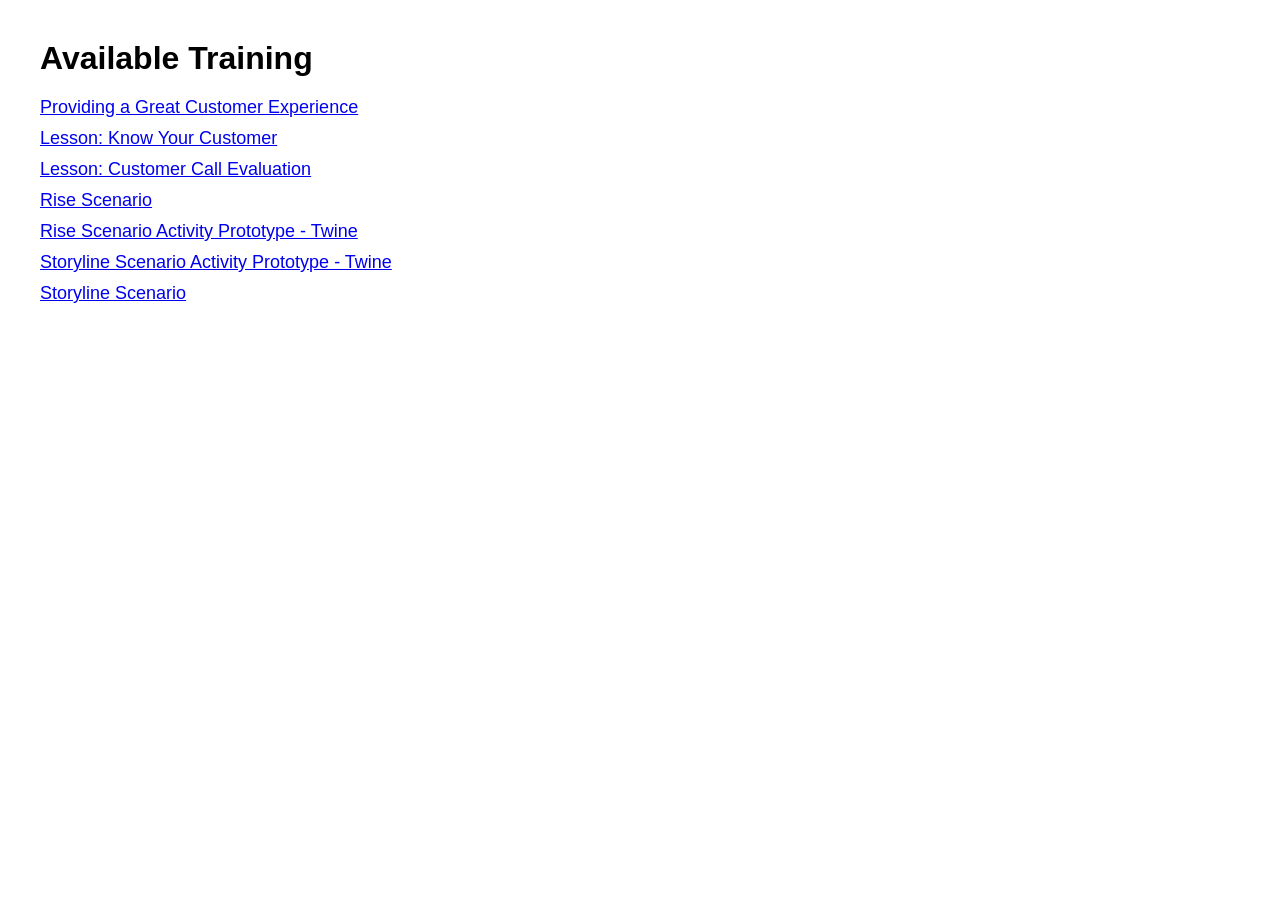
<file: index.html>
<!DOCTYPE html>
<html lang="en">
<head>
  <meta charset="UTF-8">
  <title>Training Courses</title>
  <style>
    body {
      font-family: Arial, sans-serif;
      margin: 40px;
    }
    h1 {
      margin-bottom: 20px;
    }
    a {
      display: block;
      margin: 10px 0;
      font-size: 18px;
    }
  </style>
</head>
<body>

  <h1>Available Training</h1>

  <a href="pgcx/">Providing a Great Customer Experience</a>
  <a href="lessonKYC/">Lesson: Know Your Customer</a>
  <a href="call-eval/">Lesson: Customer Call Evaluation</a>
  <a href="rise-bfas-scenarios/">Rise Scenario</a>
  <a href="twine-bfas-dogs-prototype/">Rise Scenario Activity Prototype - Twine</a>
  <a href="twine-storyline-prototype/">Storyline Scenario Activity Prototype - Twine</a>
  <a href="storyline-bfas-scenarios/">Storyline Scenario</a>
</body>
</html>
</file>
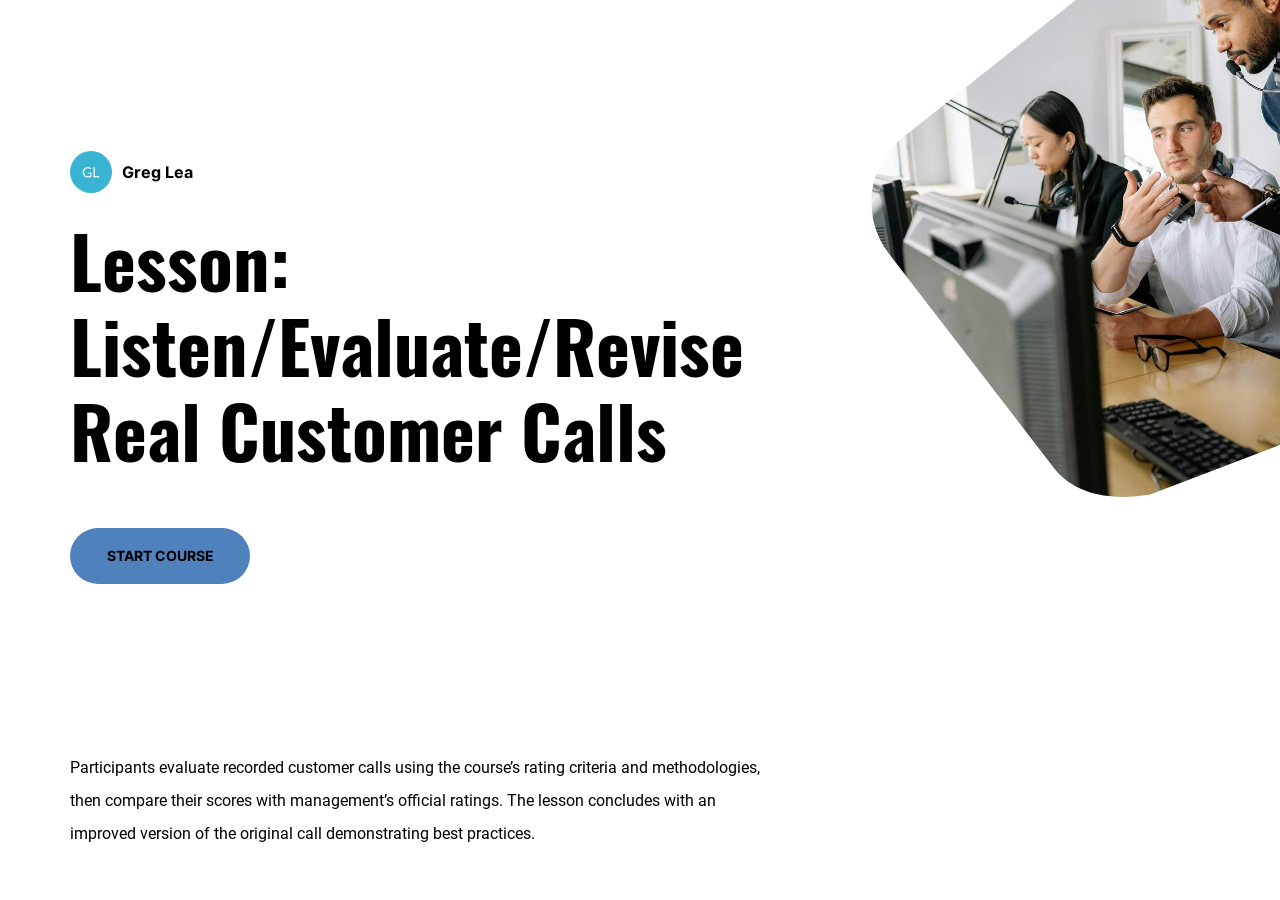
<file: call-eval/index.html>
<!DOCTYPE html>
<html lang="en" class="">
  <head>
    <meta http-equiv="X-UA-Compatible" content="IE=edge,chrome=1">
    <meta name="viewport" content="width=device-width, initial-scale=1">
    <meta charset="utf-8">

    <title>Lesson: Listen/Evaluate/Revise Real Customer Calls</title>
    <link type="text/css" rel="stylesheet" href="lib/icomoon.css">
    <script type="text/javascript" src="lib/lzwcompress.js"></script>

    <!-- Resize Hack -->
    <script type="text/javascript">
      window.resizeTo(screen.width, screen.height);
    </script>
    

    <script id="__ENTRY__" type="application/json">
      {".js":["rise/8954d214.js"],".css":["sandbox/4adfab46.css"]}
    </script>

    <script id="__REMOTE_ENTRIES__" type="application/json">
      {"learn_distribution_frontend":{".js":["learn_dist/entry.js"]},"mondrian":{".js":["mondrian/entry.js"]}}
    </script>

    <script>
      (function() {
        const jsonp = {}
        const allowOutsideDriver = true

        function shouldLoad() {
          if(allowOutsideDriver)
            return true

          return window.location.protocol === 'file:'
            || (window !== window.parent && typeof window.parent.IsLmsPresent === 'function')
        }

        function loadModule(manifest) {
          const p = []

          if (manifest['.css'] != null) {
            for (var idx = 0; idx < manifest['.css'].length; idx++) {
              p.push(new Promise((resolve, reject) => {
                var link = document.createElement('link')
                link.onload = resolve
                link.onerror = reject
                link.rel = 'stylesheet'
                link.href = 'lib/' + manifest['.css'][idx]
                document.body.appendChild(link)
              }))
            }
          }

          if (manifest['.js'] != null) {
            for (var idx = 0; idx < manifest['.js'].length; idx++) {
              p.push(new Promise((resolve, reject) => {
                var script = document.createElement('script')
                script.onload = resolve
                script.onerror = reject
                script.src = 'lib/' + manifest['.js'][idx]
                document.body.appendChild(script)
              }))
            }
          }

          return Promise.all(p)
        }

        function deserialize(str) {
          const buffer = Uint8Array.from(atob(str), c => c.charCodeAt(0))
          const json = new TextDecoder().decode(buffer)
          const result = JSON.parse(json)
          return result
        }

        function __preventLoad() {
          let appDiv = document.getElementById('app')
          let errMsgSpan = document.createElement('span')
          let errMsgText = document.createTextNode('Error: Content launched outside of a supported LMS enviroment.')

          errMsgSpan.appendChild(errMsgText)
          appDiv.appendChild(errMsgSpan)

          throw new Error("Content launched outside of a supported LMS enviroment.")
        }

        function __loadEntry() {
          return loadModule(JSON.parse(document.getElementById('__ENTRY__').textContent))
        }

        function __loadRemoteEntry(name) {
          const manifest = JSON.parse(document.getElementById('__REMOTE_ENTRIES__').textContent)
          if (manifest[name] == null) throw new Error(`Missing manifest for remote entry "${name}".`)
          return loadModule(manifest[name])
        }

        async function __fetchCourse() {
          return Promise.resolve(deserialize("[base64]/[base64]/[base64]"))
        }

        window.__loadEntry = shouldLoad() ? __loadEntry : __preventLoad
        window.__loadRemoteEntry = __loadRemoteEntry
        window.__fetchCourse = __fetchCourse
      })()
    </script>
  </head>
  <body>
    <div id="app"></div>
    <script type="text/javascript">
  (function(root) {
    window.partnerContent = [];

    function isExport() {
      return true;
    }

    function resolvePath(path) {
      return ('assets/').concat(path);
    }

    function resolveFontPath(font) {
      return ('lib/fonts/').concat(font.key.split('/').reverse()[0]);
    }

    root.Runtime = {
      fetch: window.__fetchCourse,
      isExport: isExport,
      resolvePath: resolvePath,
      resolveFontPath: resolveFontPath
    };
  }(window));
</script>

    
    <script>__loadEntry()</script>

  </body>
</html>
</file>
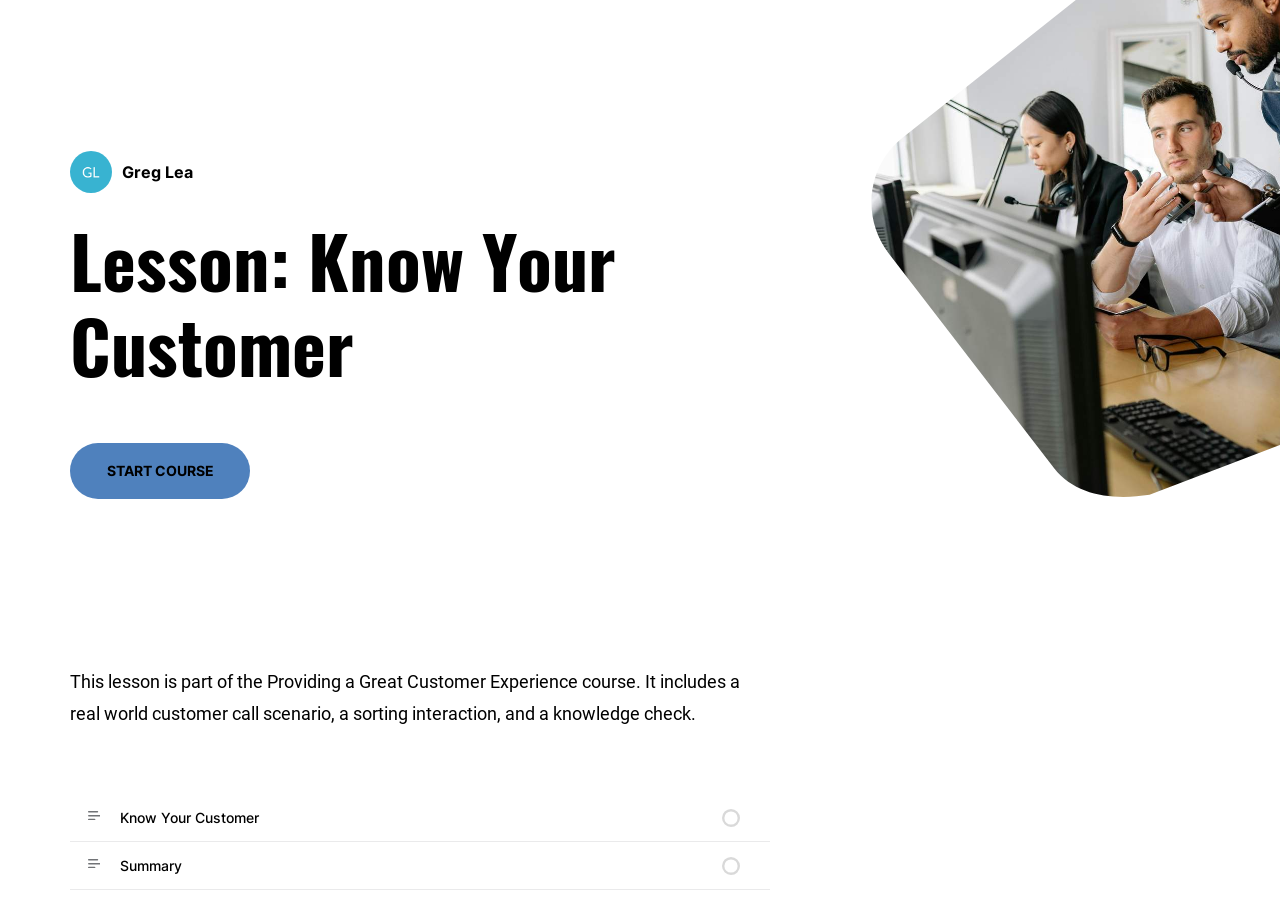
<file: lessonKYC/index.html>
<!DOCTYPE html>
<html lang="en" class="">
  <head>
    <meta http-equiv="X-UA-Compatible" content="IE=edge,chrome=1">
    <meta name="viewport" content="width=device-width, initial-scale=1">
    <meta charset="utf-8">

    <title>Lesson: Know Your Customer</title>
    <link type="text/css" rel="stylesheet" href="lib/icomoon.css">
    <script type="text/javascript" src="lib/lzwcompress.js"></script>

    <!-- Resize Hack -->
    <script type="text/javascript">
      window.resizeTo(screen.width, screen.height);
    </script>
    

    <script id="__ENTRY__" type="application/json">
      {".js":["rise/8954d214.js"],".css":["sandbox/4adfab46.css"]}
    </script>

    <script id="__REMOTE_ENTRIES__" type="application/json">
      {"learn_distribution_frontend":{".js":["learn_dist/entry.js"]},"mondrian":{".js":["mondrian/entry.js"]}}
    </script>

    <script>
      (function() {
        const jsonp = {}
        const allowOutsideDriver = true

        function shouldLoad() {
          if(allowOutsideDriver)
            return true

          return window.location.protocol === 'file:'
            || (window !== window.parent && typeof window.parent.IsLmsPresent === 'function')
        }

        function loadModule(manifest) {
          const p = []

          if (manifest['.css'] != null) {
            for (var idx = 0; idx < manifest['.css'].length; idx++) {
              p.push(new Promise((resolve, reject) => {
                var link = document.createElement('link')
                link.onload = resolve
                link.onerror = reject
                link.rel = 'stylesheet'
                link.href = 'lib/' + manifest['.css'][idx]
                document.body.appendChild(link)
              }))
            }
          }

          if (manifest['.js'] != null) {
            for (var idx = 0; idx < manifest['.js'].length; idx++) {
              p.push(new Promise((resolve, reject) => {
                var script = document.createElement('script')
                script.onload = resolve
                script.onerror = reject
                script.src = 'lib/' + manifest['.js'][idx]
                document.body.appendChild(script)
              }))
            }
          }

          return Promise.all(p)
        }

        function deserialize(str) {
          const buffer = Uint8Array.from(atob(str), c => c.charCodeAt(0))
          const json = new TextDecoder().decode(buffer)
          const result = JSON.parse(json)
          return result
        }

        function __preventLoad() {
          let appDiv = document.getElementById('app')
          let errMsgSpan = document.createElement('span')
          let errMsgText = document.createTextNode('Error: Content launched outside of a supported LMS enviroment.')

          errMsgSpan.appendChild(errMsgText)
          appDiv.appendChild(errMsgSpan)

          throw new Error("Content launched outside of a supported LMS enviroment.")
        }

        function __loadEntry() {
          return loadModule(JSON.parse(document.getElementById('__ENTRY__').textContent))
        }

        function __loadRemoteEntry(name) {
          const manifest = JSON.parse(document.getElementById('__REMOTE_ENTRIES__').textContent)
          if (manifest[name] == null) throw new Error(`Missing manifest for remote entry "${name}".`)
          return loadModule(manifest[name])
        }

        async function __fetchCourse() {
          return Promise.resolve(deserialize("[base64]/[base64]"))
        }

        window.__loadEntry = shouldLoad() ? __loadEntry : __preventLoad
        window.__loadRemoteEntry = __loadRemoteEntry
        window.__fetchCourse = __fetchCourse
      })()
    </script>
  </head>
  <body>
    <div id="app"></div>
    <script type="text/javascript">
  (function(root) {
    window.partnerContent = [];

    function isExport() {
      return true;
    }

    function resolvePath(path) {
      return ('assets/').concat(path);
    }

    function resolveFontPath(font) {
      return ('lib/fonts/').concat(font.key.split('/').reverse()[0]);
    }

    root.Runtime = {
      fetch: window.__fetchCourse,
      isExport: isExport,
      resolvePath: resolvePath,
      resolveFontPath: resolveFontPath
    };
  }(window));
</script>

    
    <script>__loadEntry()</script>

  </body>
</html>
</file>
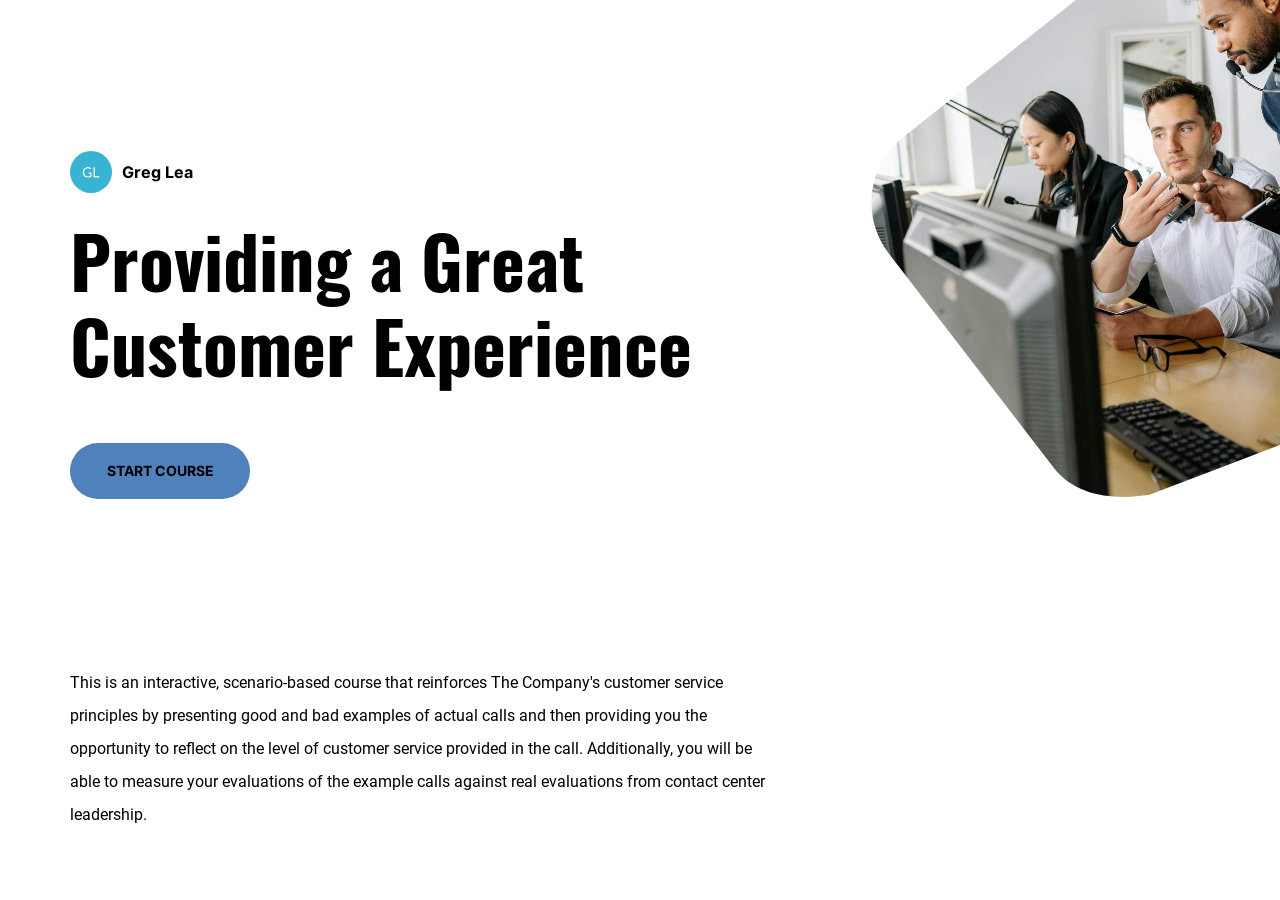
<file: pgcx/index.html>
<!DOCTYPE html>
<html lang="en" class="">
  <head>
    <meta http-equiv="X-UA-Compatible" content="IE=edge,chrome=1">
    <meta name="viewport" content="width=device-width, initial-scale=1">
    <meta charset="utf-8">

    <title>Providing a Great Customer Experience</title>
    <link type="text/css" rel="stylesheet" href="lib/icomoon.css">
    <script type="text/javascript" src="lib/lzwcompress.js"></script>

    <!-- Resize Hack -->
    <script type="text/javascript">
      window.resizeTo(screen.width, screen.height);
    </script>
    

    <script id="__ENTRY__" type="application/json">
      {".js":["rise/8954d214.js"],".css":["sandbox/4adfab46.css"]}
    </script>

    <script id="__REMOTE_ENTRIES__" type="application/json">
      {"learn_distribution_frontend":{".js":["learn_dist/entry.js"]},"mondrian":{".js":["mondrian/entry.js"]}}
    </script>

    <script>
      (function() {
        const jsonp = {}
        const allowOutsideDriver = true

        function shouldLoad() {
          if(allowOutsideDriver)
            return true

          return window.location.protocol === 'file:'
            || (window !== window.parent && typeof window.parent.IsLmsPresent === 'function')
        }

        function loadModule(manifest) {
          const p = []

          if (manifest['.css'] != null) {
            for (var idx = 0; idx < manifest['.css'].length; idx++) {
              p.push(new Promise((resolve, reject) => {
                var link = document.createElement('link')
                link.onload = resolve
                link.onerror = reject
                link.rel = 'stylesheet'
                link.href = 'lib/' + manifest['.css'][idx]
                document.body.appendChild(link)
              }))
            }
          }

          if (manifest['.js'] != null) {
            for (var idx = 0; idx < manifest['.js'].length; idx++) {
              p.push(new Promise((resolve, reject) => {
                var script = document.createElement('script')
                script.onload = resolve
                script.onerror = reject
                script.src = 'lib/' + manifest['.js'][idx]
                document.body.appendChild(script)
              }))
            }
          }

          return Promise.all(p)
        }

        function deserialize(str) {
          const buffer = Uint8Array.from(atob(str), c => c.charCodeAt(0))
          const json = new TextDecoder().decode(buffer)
          const result = JSON.parse(json)
          return result
        }

        function __preventLoad() {
          let appDiv = document.getElementById('app')
          let errMsgSpan = document.createElement('span')
          let errMsgText = document.createTextNode('Error: Content launched outside of a supported LMS enviroment.')

          errMsgSpan.appendChild(errMsgText)
          appDiv.appendChild(errMsgSpan)

          throw new Error("Content launched outside of a supported LMS enviroment.")
        }

        function __loadEntry() {
          return loadModule(JSON.parse(document.getElementById('__ENTRY__').textContent))
        }

        function __loadRemoteEntry(name) {
          const manifest = JSON.parse(document.getElementById('__REMOTE_ENTRIES__').textContent)
          if (manifest[name] == null) throw new Error(`Missing manifest for remote entry "${name}".`)
          return loadModule(manifest[name])
        }

        async function __fetchCourse() {
          return Promise.resolve(deserialize("[base64]/[base64]/[base64]/[base64]/[base64]/[base64]/[base64]/[base64]/igKYgeW91IGRvbuKAmXQgY2FyZT/[base64]/[base64]/[base64]/[base64]/[base64]/[base64]/[base64]/[base64]/[base64]"))
        }

        window.__loadEntry = shouldLoad() ? __loadEntry : __preventLoad
        window.__loadRemoteEntry = __loadRemoteEntry
        window.__fetchCourse = __fetchCourse
      })()
    </script>
  </head>
  <body>
    <div id="app"></div>
    <script type="text/javascript">
  (function(root) {
    window.partnerContent = [];

    function isExport() {
      return true;
    }

    function resolvePath(path) {
      return ('assets/').concat(path);
    }

    function resolveFontPath(font) {
      return ('lib/fonts/').concat(font.key.split('/').reverse()[0]);
    }

    root.Runtime = {
      fetch: window.__fetchCourse,
      isExport: isExport,
      resolvePath: resolvePath,
      resolveFontPath: resolveFontPath
    };
  }(window));
</script>

    
    <script>__loadEntry()</script>

  </body>
</html>
</file>
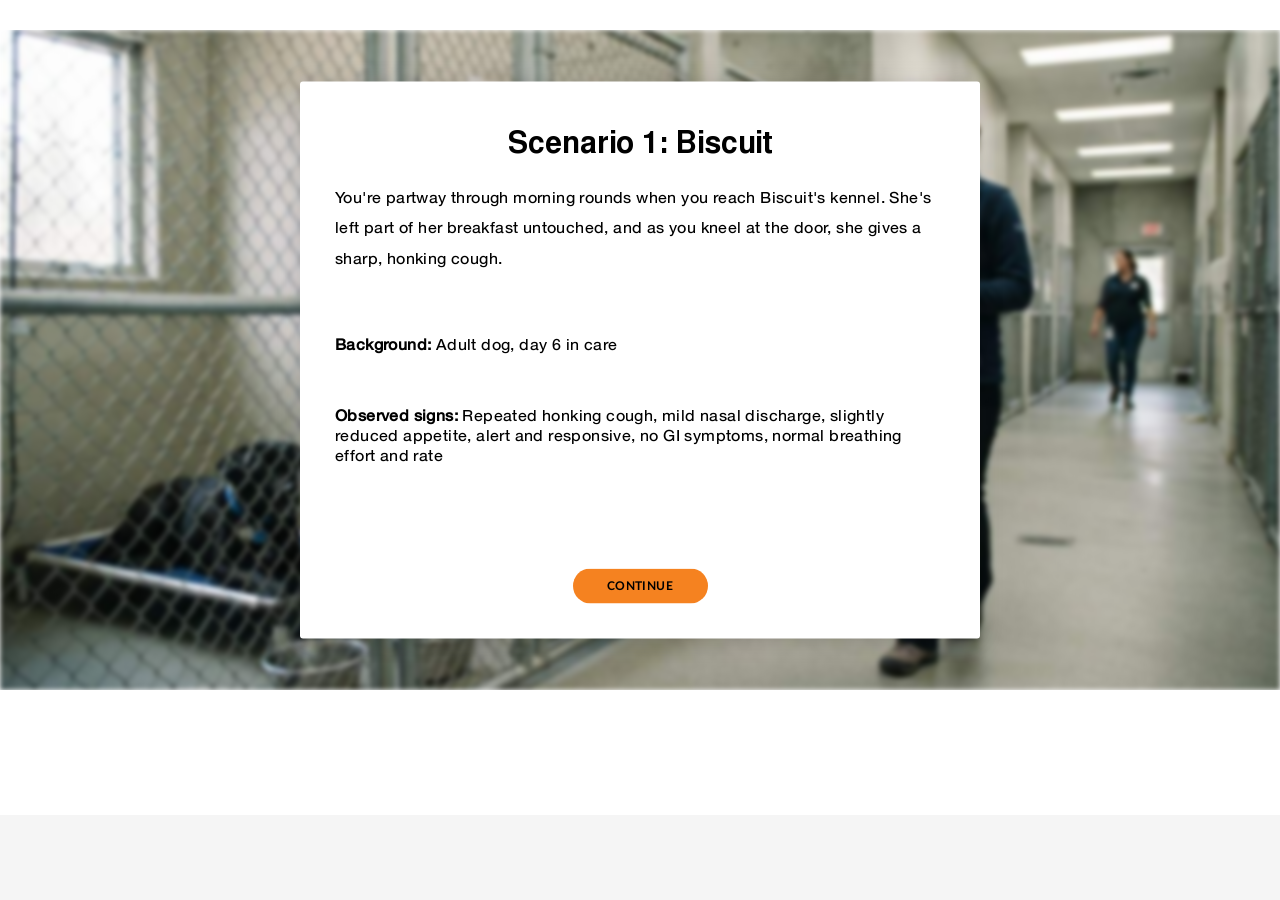
<file: rise-bfas-scenarios/index.html>
<!doctype html>
<!-- 
course package version: Y4AKCcUF
rise_frontend sha: 86c640c575faa5b05cef7dc6a9b767e946042db0
ai_scenario sha: 14dfb0e8133bf274f5d03d215dad556eda33cfa6
learn_distribution_frontend sha: 8fddd2f56528f29818193d9cc1c8115b83bb6966
mondrian sha: c6f9f8ac142eacf3ff3c7bee054db5f64f201ef2
sandbox sha: 42753f3391b109fa3788c525c22880445ab48325
 -->
<html lang="en">
  <head>
    <meta charset="utf-8">
    <meta name="viewport" content="width=device-width,initial-scale=1">
    <title>Scenario Sample: Recognizing Common Shelter Illnesses in Dogs</title>

    <script>
      // Force the Rise player to open directly on the Summary lesson,
      // which is where this scenario activity lives.
      if (location.hash.indexOf('#/lessons/') !== 0) {
        location.hash = '#/lessons/WlAriqQ_qwNQwC-CdoJmvawFGtOa-TJ7';
      }
    </script>

    <script type="application/json" id="__CONFIG__">
      {"remoteManifest":{"ai_scenario":{".js":["ai-scenario/entry.js"]},"learn_distribution_frontend":{".js":["learn_dist/entry.js"]},"mondrian":{".js":["mondrian/entry.js"]}},"assetTargetPrefixes":{"media":"assets","font":"lib/fonts"},"loadOnlyInLms":false}
    </script>

    <style>
      /* Isolate just the scenario activity from the rest of the Rise course
         chrome (sidebar nav, lesson header, other blocks, prev/next nav).
         Nothing about the scenario block itself is restyled here — this
         only hides surrounding course shell so the scenario is the page. */
      .nav-sidebar,
      .nav-control__button,
      .lesson-header-wrap,
      .navButtonsFull__navPrev,
      .navButtonsFull__navNext {
        display: none !important;
      }
      .page-wrap {
        margin-left: 0 !important;
      }
      .page__wrapper {
        min-height: 0 !important;
      }
      .blocks-lesson > .noOutline {
        display: none !important;
      }
      .blocks-lesson > .noOutline.keep-visible {
        display: block !important;
      }
      body {
        background: #fff;
      }
    </style>

    <script src="lib/dist/8f089cd2.js"></script>
  </head>
  <body>
    <div id="app"></div>

      <script src="lib/rise/1fa50b6c.js"></script>

    <script>
      // Once the Rise player has rendered the scenario block, tag its
      // wrapper so the CSS above can show only that block among its
      // siblings. Everything inside the scenario itself is untouched --
      // this only affects which blocks are visible on the page.
      (function () {
        var tagged = false;
        function tagScenarioWrapper() {
          if (tagged) return;
          var scenario = document.querySelector('.scenario-block');
          if (!scenario) return;
          var wrapper = scenario.closest('.blocks-lesson > .noOutline');
          if (!wrapper) return;
          wrapper.classList.add('keep-visible');
          tagged = true;
        }
        var observer = new MutationObserver(tagScenarioWrapper);
        observer.observe(document.body, { childList: true, subtree: true });
        tagScenarioWrapper();
      })();
    </script>
  </body>
</html>
</file>
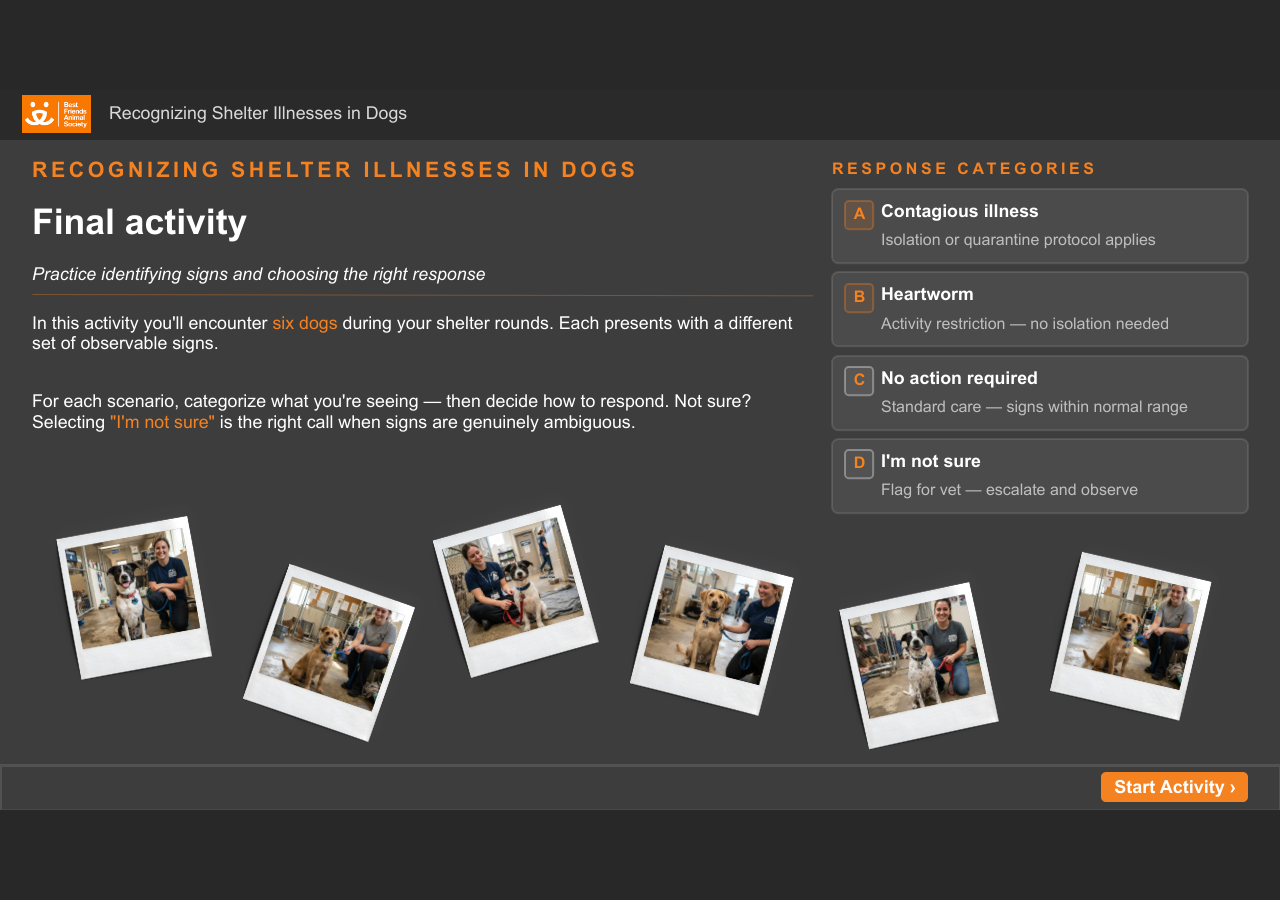
<file: storyline-bfas-scenarios/index.html>
﻿<!doctype html>
<html lang="en-US">
<head>
  <meta charset="utf-8">
  <!-- Created using Storyline 360 x64 - http://www.articulate.com  -->
  <!-- version: 3.124.37782.0 -->
  <title>Gated Scenario Activity_v2</title>
  <meta http-equiv="x-ua-compatible" content="IE=edge"/>
  <meta name="viewport" content="width=device-width,initial-scale=1,user-scalable=no,shrink-to-fit=no,minimal-ui"/>
  <meta name="apple-mobile-web-app-capable" content="yes"/>
  <style>
    html, body { height: 100%; padding: 0; margin: 0 }
    #app { height: 100%; width: 100%; }
  </style>

  <script>
    window.DS = {};
    window.globals = {
      DATA_PATH_BASE: '',
      HAS_FRAME: true,
      HAS_SLIDE: true,

      lmsPresent: false,
      tinCanPresent: false,
      cmi5Present: false,
      aoSupport: false,
      scale: 'Scaled',
      captureRc: false,
      browserSize: 'optimal',
      bgColor: '#282828',
      features: 'DropInBase,JsInteractions,Localization,LocalizationImage,PlayerMemoryEnhancements,SlideLevelScale',
      themeName: 'unified',
      preloaderColor: '#FFFFFF',
      suppressAnalytics: false,
      productChannel: 'stable',
      publishSource: 'storyline',
      aid: 'aid|f275002c-7b07-429e-8c15-b8a0de9357d9',
      cid: '53dfa729-ebf7-4db3-b012-824033179011',
      playerVersion: '3.124.37782.0',
      publishTimestamp: '2026-08-24T19:35:43.0287910Z',
      maxIosVideoElements: 10,
      connectionSettings: { message: 'You%20are%20offline.%20Trying%20to%20reconnect...', useDarkTheme: false, mode: 'disabled' },
      hasFeature: function(feature) {
        return this.features.split(',').includes(feature);
      },
      
      parseParams: function(qs) {
        if (window.globals.parsedParams != null) {
          return window.globals.parsedParams;
        }
        qs = (qs || window.location.search.substr(1)).split('+').join(' ');
        var params = {},
            tokens,
            re = /[?&]?([^=]+)=([^&]*)/g;

        while (tokens = re.exec(qs)) {
          params[decodeURIComponent(tokens[1]).trim()] =
            decodeURIComponent(tokens[2]).trim();
        }
        window.globals.parsedParams = params;
        return params;
      }

    };

    if (window.flagsUnderTest != null) {
      window.globals.features = window.flagsUnderTest.reduce((accum, feature) => {
        if (!accum.includes(feature)) {
          accum.push(feature);
        }
        return accum;
      }, window.globals.features.split(',')).join();
    }
  </script>
  <script>
    var isIe11 = ('ActiveXObject' in window || window.MSBlobBuilder != null)
      && window.msCrypto != null && !window.ActiveXObject;
    if (isIe11) {
      window.globals.unsupportedBrowser = true;
      document.write(atob('[base64]'));
    }
  </script>

  <script>
    if (window.globals.hasFeature('Localization')) {
      
      
    }
  </script>

  
  
  <script>window.THREE = { };</script>
  
</head>
<body style="background: #282828" class="cs-HTML theme-unified">
  <!-- 360 -->
  <script>!function(){var e,i=/iPhone/i,o=/iPod/i,n=/iPad/i,t=/\biOS-universal(?:.+)Mac\b/i,r=/\bAndroid(?:.+)Mobile\b/i,a=/Android/i,d=/(?:SD4930UR|\bSilk(?:.+)Mobile\b)/i,p=/Silk/i,l=/Windows Phone/i,u=/\bWindows(?:.+)ARM\b/i,b=/BlackBerry/i,s=/BB10/i,c=/Opera Mini/i,f=/\b(CriOS|Chrome)(?:.+)Mobile/i,h=/Mobile(?:.+)Firefox\b/i,v=function(e){return void 0!==e&&"MacIntel"===e.platform&&"number"==typeof e.maxTouchPoints&&e.maxTouchPoints>1&&"undefined"==typeof MSStream};e=function(e){var m={userAgent:"",platform:"",maxTouchPoints:0};e||"undefined"==typeof navigator?"string"==typeof e?m.userAgent=e:e&&e.userAgent&&(m={userAgent:e.userAgent,platform:e.platform,maxTouchPoints:e.maxTouchPoints||0}):m={userAgent:navigator.userAgent,platform:navigator.platform,maxTouchPoints:navigator.maxTouchPoints||0};var g=m.userAgent,y=g.split("[FBAN");void 0!==y[1]&&(g=y[0]),void 0!==(y=g.split("Twitter"))[1]&&(g=y[0]);var A=function(e){return function(i){return i.test(e)}}(g),w={apple:{phone:A(i)&&!A(l),ipod:A(o),tablet:!A(i)&&(A(n)||v(m))&&!A(l),universal:A(t),device:(A(i)||A(o)||A(n)||A(t)||v(m))&&!A(l)},amazon:{phone:A(d),tablet:!A(d)&&A(p),device:A(d)||A(p)},android:{phone:!A(l)&&A(d)||!A(l)&&A(r),tablet:!A(l)&&!A(d)&&!A(r)&&(A(p)||A(a)),device:!A(l)&&(A(d)||A(p)||A(r)||A(a))||A(/\bokhttp\b/i)},windows:{phone:A(l),tablet:A(u),device:A(l)||A(u)},other:{blackberry:A(b),blackberry10:A(s),opera:A(c),firefox:A(h),chrome:A(f),device:A(b)||A(s)||A(c)||A(h)||A(f)},any:!1,phone:!1,tablet:!1};return w.any=w.apple.device||w.android.device||w.windows.device||w.other.device,w.phone=w.apple.phone||w.android.phone||w.windows.phone,w.tablet=w.apple.tablet||w.android.tablet||w.windows.tablet,w}(),"object"==typeof exports&&"undefined"!=typeof module?module.exports=e:"function"==typeof define&&define.amd?define((function(){return e})):this.isMobile=e}();
    window.isMobile.apple.tablet = window.isMobile.apple.tablet ||
      (navigator.platform === 'MacIntel' && navigator.maxTouchPoints > 1);
    window.isMobile.apple.device = window.isMobile.apple.device || window.isMobile.apple.tablet;
    window.isMobile.tablet = window.isMobile.tablet || window.isMobile.apple.tablet;
    window.isMobile.any = window.isMobile.any || window.isMobile.apple.tablet;
  </script>

  <div id="focus-sink" tabindex="-1"></div>

  <div id="preso"></div>
  <script>
    (function() {

      var classTypes = [ 'desktop', 'mobile', 'phone', 'tablet' ];

      var addDeviceClasses = function(prefix, testObj) {
        var curr, i;
        for (i = 0; i < classTypes.length; i++) {
          curr = classTypes[i];
          if (testObj[curr]) {
            document.body.classList.add(prefix + curr);
          }
        }
      };

      var params = window.globals.parseParams(),
          isDevicePreview = params.devicepreview === '1',
          isPhoneOverride = params.deviceType === 'phone' || (isDevicePreview && params.phone == '1'),
          isTabletOverride = (params.deviceType === 'tablet' || isDevicePreview) && !isPhoneOverride,
          isMobileOverride = isPhoneOverride || isTabletOverride;

      var deviceView = {
        desktop: !window.isMobile.any && !isMobileOverride,
        mobile: window.isMobile.any || isMobileOverride,
        phone: isPhoneOverride || (window.isMobile.phone && !isTabletOverride),
        tablet: isTabletOverride || window.isMobile.tablet
      };

      window.globals.deviceView = deviceView;
      window.isMobile.desktop = !window.isMobile.any;
      window.isMobile.mobile = window.isMobile.any;

      addDeviceClasses('view-', deviceView);

    })();
  </script>
  
  <script src='story_content/triggers.js' type=text/javascript></script>
<script src='story_content/user.js' type=text/javascript></script>
  <div class="slide-loader"></div>

  <script>
    var doc = document, loader = doc.body.querySelector('.slide-loader'); [ 1, 2, 3 ].forEach(function(n) { var d = doc.createElement('div'); d.style.backgroundColor = window.globals.preloaderColor; d.classList.add('mobile-loader-dot'); d.classList.add('dot' + n); loader.appendChild(d); });
  </script>

  <div class="mobile-load-title-overlay" style="display: none">
    <div class="mobile-load-title">Gated Scenario Activity_v2</div>
  </div>

  <div class="mobile-chrome-warning"></div>

  
<style>
  .warn-connection-dialog {
    display: none;
    background: transparent;
    pointer-events: all;
    position: fixed;
    left: 0;
    top: 0;
    width: 100%;
    height: 100%;
    z-index: 999;
  }

  .warn-connection-content {
    pointer-events: all;
    border-radius: 4px;
    background: white;
    border: 1px solid #E7E7E7;
    color: #333333;
    box-shadow: 0 2px 4px rgba(0, 0, 0, 0.25);
    transition: all 150ms ease-out;
    position: absolute;
    white-space: nowrap;
  }

  .view-phone.is-landscape .warn-connection-content {
    left: 23px;
    bottom: 23px;
  }

  .view-tablet.is-landscape .warn-connection-content {
    left: 50%;
    top: 20px;
    transform: translateX(-50%);
  }

  .view-mobile.is-portrait .warn-connection-content {
    transform: translate(-50%, calc(-100% - 15px));
  }

  .warn-connection-content p {
    display: inline-block;
    margin: 0 8px 0 0;
    line-height: 33px;
    font-size: 11px;
  }

  .warn-connection-content svg {
    position: relative;
    vertical-align: middle;
    margin: 0 2px 2px 8px;
  }

  .view-desktop .warn-connection-content {
    left: 1.5em;
    bottom: 1.5em;
  }

  .view-desktop .warn-connection-content p {
    font-size: 1.1em;
  }

  .is-offline .warn-connection-dialog {
    display: block;
  }

  .is-offline .cs-panel * {
    pointer-events: none !important;
  }

  .is-offline .cs-panel {
    pointer-events: all !important;
  }

  .is-offline #nav-controls * {
    pointer-events: none !important;
  }

  .is-offline #nav-controls {
    pointer-events: all !important;
  }
</style>

<div class="warn-connection-dialog" role="alertdialog" aria-modal="true" tabindex="0" aria-labelledby="warn-connection-message">
  <div class="warn-connection-content">
    <svg width="17" height="15" viewBox="0 0 17 15" xmlns="http://www.w3.org/2000/svg">
      <path fill="#8F0000" stroke="white" d="M16.07,12.98 L15.88,12.23 L9.51,1.21 C8.97,0.26,7.6,0.26,7.06,1.21 L0.69,12.23 C0.15,13.16,0.81,14.36,1.91,14.36 H14.65 C15.47,14.36,16.05,13.7,16.07,12.98 Z"/>
      <path fill="white" stroke="white" d="M8.58,5.5 C8.35,5.28,8.5,5.35,8.21,5.32 C8.09,5.35,7.97,5.49,7.96,5.67 C7.97,5.79,7.98,5.92,7.98,6.04 L7.98,6.04 C7.99,6.17,8,6.31,8.01,6.43 L8.01,6.44 C8.03,6.92,8.06,7.41,8.09,7.9 L8.09,7.9 C8.12,8.39,8.14,8.88,8.17,9.37 C8.17,9.39,8.18,9.42,8.2,9.44 C8.23,9.46,8.25,9.47,8.28,9.47 C8.31,9.47,8.34,9.46,8.35,9.44 C8.37,9.43,8.38,9.4,8.39,9.35 L8.39,9.34 C8.39,9.24,8.4,9.15,8.4,9.05 L8.4,9.05 C8.41,8.96,8.41,8.86,8.42,8.75 C8.43,8.44,8.45,8.12,8.47,7.81 L8.47,7.81 C8.49,7.49,8.51,7.18,8.53,6.87 C8.55,6.46,8.56,6.05,8.59,5.64 L8.6,5.62 C8.6,5.57,8.59,5.53,8.58,5.5 L8.21,5.32 Z"/>
      <circle fill="white" stroke="white" cx="8.3" cy="11.35" r="0.3"/>
    </svg>
    <p id="warn-connection-message">You are offline. Trying to reconnect...</p>
  </div>
</div>

<script>
  (function() {
    window.DS.connection = {
      warningShown: false,
      assets: {},
      loadingAssetGroup: false,
      retryDelay: 500
    };

    var connectionSettings = window.globals.connectionSettings || {};

    var useConnectionMessages = window.AbortController != null &&
      window.location.protocol != 'file:' &&
      connectionSettings.mode === 'normal';

    window.DS.connection.useConnectionMessages = useConnectionMessages;

    var assetCount = 0;
    var checkLoadedId;


    if (useConnectionMessages && connectionSettings != null) {
      var contentEl = document.querySelector('.warn-connection-content');
      var messageEl = contentEl.querySelector('p');

      if (connectionSettings.useDarkTheme) {
        contentEl.style.borderColor = '#BABBBA';
        contentEl.style.backgroundColor = '#282828';
        contentEl.style.color = '#FFFFFF';
      }

      if (connectionSettings.message != null) {
        messageEl.textContent = window.decodeURIComponent(connectionSettings.message);
      }
    }

    function checkAssetsReady() {
      for (var i in DS.connection.assets) {
        if (!DS.connection.assets[i].success) {
          return false;
        }
      }
      return true;
    }

    function stopAssetGroup() {
      if (!useConnectionMessages) { return; }

      assetCount = 0;

      DS.connection.oldAssetGroup = DS.connection.assets;
      DS.connection.assets = {};
      DS.connection.loadingAssetGroup = false;
      clearInterval(checkLoadedId);
    }

    function startAssetGroup() {
      if (!useConnectionMessages) { return; }
      var ticks = 0;
      clearInterval(checkLoadedId);
      checkLoadedId = setInterval(function() {
        var loaded = 0;
        if (assetCount === 0 && loaded === 0) {
          clearInterval(checkLoadedId);
          return;
        }

        for (var i in DS.connection.assets) {
          if (DS.connection.assets[i].success) {
            loaded++;
          }
        }

        if (assetCount === loaded && checkAssetsReady()) {
          for (var i in DS.connection.assets) {
            if (DS.connection.assets[i].action) {
              DS.connection.assets[i].action();
            }
          }
          hideWarning();
          stopAssetGroup();
        }
      }, 100)
    }

    function requiredAsset(url, action, retry, type) {
      if (!useConnectionMessages) { return; }
      if (DS.connection.assets[url]) { return; }

      DS.connection.assets[url] = {
        success: false, action: action, retry: retry, type: type
      };
      assetCount = Object.keys(DS.connection.assets).length;
      if (!DS.connection.loadingAssetGroup) {
        startAssetGroup();
      }
      DS.connection.loadingAssetGroup = true;
    }

    function assetLoaded(url) {
      if (!useConnectionMessages) { return; }
      if (DS.connection.assets[url]) {
        DS.connection.assets[url].success = true;
      }
    }

    function assetFailed(url) {
      if (!useConnectionMessages) { return; }
      if (!DS.connection.assets[url]) {
        if (/\.js$/.test(url) && url.indexOf('transcripts') === -1) {
          setTimeout(function() {
            if (DS.connection.lastSlideLoaded != null) {
              DS.connection.lastSlideLoaded();
            }
          }, DS.connection.retryDelay);
        }
        return;
      }
      if (!DS.connection.warningShown) { showWarning(); }
      if (DS.connection.assets[url].retry) {
        setTimeout(function() {
          if (!DS.connection.assets[url].success) {
            DS.connection.assets[url].retry()
          }
        }, DS.connection.retryDelay);
      }
    }

    function hideWarning() {
      document.body.classList.remove('is-offline');
      DS.connection.warningShown = false;
      enableKeys();
    }
    DS.connection.hideWarning = hideWarning

    function showWarning(btn) {
      document.body.classList.add('is-offline')
      DS.connection.warningShown = true;
      updateWarningPosition();
      disableKeys();
    }

    function updateWarningPosition() {
      if (!DS.connection.warningShown) {
        return;
      }

      var isPortrait = document.body.classList.contains('is-portrait');
      var isMobile = document.body.classList.contains('view-mobile');
      var warningEl = document.querySelector('.warn-connection-content');

      if (isPortrait && isMobile) {
        var slide = document.querySelector('.primary-slide');
        var slideRect = slide != null
          ? slide.getBoundingClientRect()
          : { top: window.innerHeight, left: 0, width: window.innerWidth };

        warningEl.style.top = `${slideRect.top}px`
        warningEl.style.left = `${slideRect.left + slideRect.width / 2}px`
      } else {
        warningEl.style.top = null;
        warningEl.style.left = null;
      }

      window.requestAnimationFrame(updateWarningPosition);
    }

    function onDisableKeyDown(e) {
      e.preventDefault();
      e.stopImmediatePropagation();
    }

    function onDisableKeyUp(e) {
      e.preventDefault();
      e.stopImmediatePropagation();
    }

    var accStyle = document.createElement('style');
    var warnDialogEl = document.querySelector('.warn-connection-dialog');

    function disableKeys() {
      if (DS.views && DS.views.nsStack && DS.views.nsStack.length === 1) {
        DS.views.nsStack[0].tabReachable = false
        DS.views.nsStack[0].updateTabIndex(true);
      }

      accStyle.innerHTML = '.acc-shadow-dom { display: none; }';
      document.body.appendChild(accStyle);

      warnDialogEl.parentNode.append(warnDialogEl);
      warnDialogEl.focus();
    }

    function enableKeys() {
      accStyle.remove();
      if (DS.views && DS.views.nsStack && DS.views.nsStack.length === 1 && DS.views.nsStack[0].name === '_frame') {
        DS.views.nsStack[0].tabReachable = true;
        DS.views.nsStack[0].updateTabIndex();
      }
    }

    // these will all be noops if the feature flag isn't set in
    // the data and `window.globals.features`
    DS.connection.requiredAsset = requiredAsset;
    DS.connection.assetLoaded = assetLoaded;
    DS.connection.assetFailed = assetFailed;
    DS.connection.stopAssetGroup = stopAssetGroup;
    DS.connection.startAssetGroup = startAssetGroup;
  })();
</script>


  <script>
    
    if (window.autoSpider && window.vInterfaceObject) {
      document.querySelector('.mobile-load-title-overlay').style.display = 'none';
    }
  </script>

  

  <link rel="stylesheet" href="html5/data/css/output.min.css" data-noprefix/>
</body>
<script src="html5/lib/scripts/bootstrapper.min.js"></script>
</html>
</file>
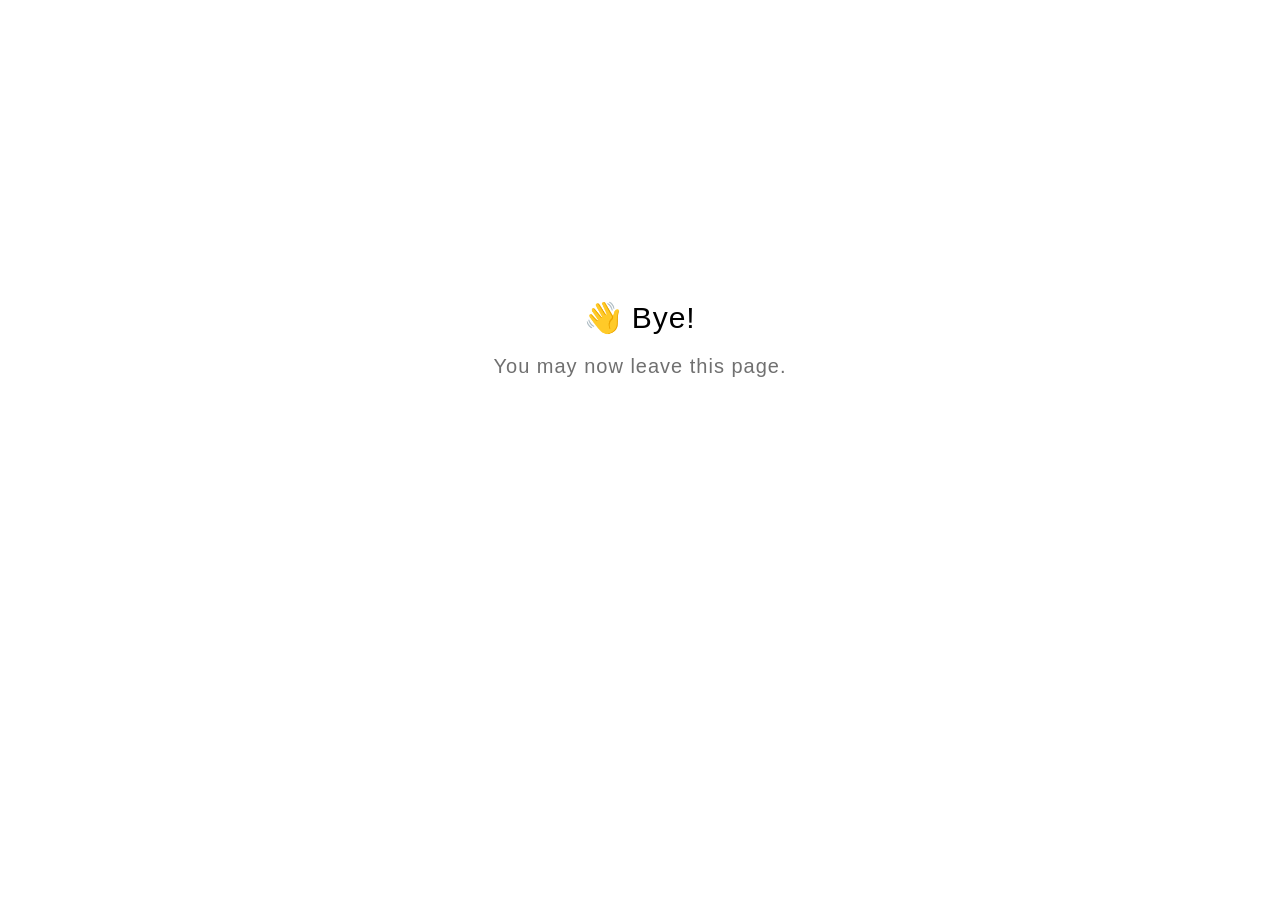
<file: call-eval/goodbye.html>
<!DOCTYPE html>
<html lang="en">
  <head>
    <title>Goodbye</title>
    <meta charset="utf-8" lang="en">
    <style>
      html {
        font-size: 20px;
        font-family: 'lato', sans-serif;
        font-weight: lighter;
        letter-spacing: 0.05rem;
      }

      .goodbye-container {
        text-align: center;
        margin-top: 15rem;
      }

      .bye-message {
        font-size: 1.5rem;
      }

      .exit-text {
        color: #707070;
        margin-top: 1rem;
      }
    </style>
  </head>
  <body>
    <div class="goodbye-container">
      <div class="bye-message">👋 Bye!</div>
      <div class="exit-text">You may now leave this page.</div>
    </div>
  </body>
</html>
</file>
<file: call-eval/lib/icomoon.css>
@font-face {
	font-family: 'icomoon';
	src:  url('fonts/icomoon.ttf') format('truetype'),
				url('fonts/icomoon.woff') format('woff');
	font-weight: normal;
	font-style: normal;
}

[class^="icon-"], [class*=" icon-"] {
	/* use !important to prevent issues with browser extensions that change fonts */
	font-family: 'icomoon' !important;
	speak: none;
	font-style: normal;
	font-weight: normal;
	font-variant: normal;
	text-transform: none;
	line-height: 1;

	/* Better Font Rendering =========== */
	-webkit-font-smoothing: antialiased;
	-moz-osx-font-smoothing: grayscale;
}

.icon-edit-author-name:before {
	content: "\e976";
}
.icon-lock:before {
	content: "\e977";
}
.icon-checkmark-valid:before {
	content: "\e95d";
}
.icon-close-media-panel:before {
	content: "\e95e";
}
.icon-trash4:before {
	content: "\e95f";
}
.icon-x-invalid-url:before {
	content: "\e960";
}
.icon-attach2:before {
	content: "\e961";
}
.icon-bold:before {
	content: "\e962";
}
.icon-fontcolor:before {
	content: "\e963";
}
.icon-fontsize:before {
	content: "\e964";
}
.icon-italic:before {
	content: "\e965";
}
.icon-link:before {
	content: "\e966";
}
.icon-orderedlist:before {
	content: "\e967";
}
.icon-quote:before {
	content: "\e968";
}
.icon-unorderedlist:before {
	content: "\e969";
}
.icon-feedback:before {
	content: "\e910";
}
.icon-review:before {
	content: "\e911";
}
.icon-customizable:before {
	content: "\e908";
}
.icon-design:before {
	content: "\e909";
}
.icon-interactions:before {
	content: "\e90a";
}
.icon-questions:before {
	content: "\e90b";
}
.icon-scenarios2:before {
	content: "\e90c";
}
.icon-slides:before {
	content: "\e90d";
}
.icon-desktop:before {
	content: "\e902";
}
.icon-expressions:before {
	content: "\e903";
}
.icon-poses:before {
	content: "\e904";
}
.icon-retina:before {
	content: "\e905";
}
.icon-scenarios:before {
	content: "\e906";
}
.icon-transparency:before {
	content: "\e907";
}
.icon-Master-01:before {
	content: "\e934";
}
.icon-Master-02:before {
	content: "\e93a";
}
.icon-Master-03:before {
	content: "\e939";
}
.icon-Master-04:before {
	content: "\e936";
}
.icon-Master-05:before {
	content: "\e93b";
}
.icon-Master-06:before {
	content: "\e935";
}
.icon-Master-07:before {
	content: "\e937";
}
.icon-Master-08:before {
	content: "\e938";
}
.icon-Master-09:before {
	content: "\e922";
}
.icon-Master-10:before {
	content: "\e926";
}
.icon-Master-11:before {
	content: "\e924";
}
.icon-Master-12:before {
	content: "\e928";
}
.icon-Master-13:before {
	content: "\e923";
}
.icon-Master-14:before {
	content: "\e925";
}
.icon-Master-15:before {
	content: "\e929";
}
.icon-Master-16:before {
	content: "\e927";
}
.icon-Master-17:before {
	content: "\e92b";
}
.icon-Master-18:before {
	content: "\e92c";
}
.icon-Master-19:before {
	content: "\e92d";
}
.icon-Master-20:before {
	content: "\e92e";
}
.icon-Master-21:before {
	content: "\e92f";
}
.icon-Master-22:before {
	content: "\e930";
}
.icon-Master-23:before {
	content: "\e931";
}
.icon-Master-24:before {
	content: "\e932";
}
.icon-Master-25:before {
	content: "\e933";
}
.icon-Master-26:before {
	content: "\e92a";
}
.icon-check-circle:before {
	content: "\e803";
}
.icon-trash:before {
	content: "\e804";
}
.icon-rotation:before {
	content: "\e91a";
}
.icon-vector:before {
	content: "\e91b";
}
.icon-mute:before {
	content: "\e90e";
}
.icon-volume:before {
	content: "\e90f";
}
.icon-logo:before {
	content: "\e805";
}
.icon-share:before {
	content: "\e801";
}
.icon-sorting:before {
	content: "\e91c";
}
.icon-more:before {
	content: "\e91d";
}
.icon-copy:before {
	content: "\e951";
}
.icon-clock:before {
	content: "\e915";
}
.icon-quotes-left:before {
	content: "\e918";
}
.icon-list-numbered:before {
	content: "\e916";
}
.icon-list2:before {
	content: "\e917";
}
.icon-plus:before {
	content: "\e60a";
}
.icon-info:before {
	content: "\e974";
}
.icon-cross:before {
	content: "\e913";
}
.icon-checkmark:before {
	content: "\e975";
}
.icon-arrow-up2:before {
	content: "\e959";
}
.icon-arrow-down2:before {
	content: "\e95a";
}
.icon-sort-alpha-asc:before {
	content: "\e912";
}
.icon-rtf:before {
	content: "\e94b";
}
.icon-doc:before {
	content: "\e94a";
}
.icon-pdf:before {
	content: "\e94c";
}
.icon-ppt:before {
	content: "\e94d";
}
.icon-file:before {
	content: "\e94e";
}
.icon-xls:before {
	content: "\e94f";
}
.icon-zip:before {
	content: "\e950";
}
.icon-file-alt:before {
	content: "\e944";
}
.icon-doc-alt:before {
	content: "\e943";
}
.icon-pdf-alt:before {
	content: "\e945";
}
.icon-ppt-alt:before {
	content: "\e946";
}
.icon-rtf-alt:before {
	content: "\e947";
}
.icon-xls-alt:before {
	content: "\e948";
}
.icon-zip-alt:before {
	content: "\e949";
}
.icon-attach:before {
	content: "\e942";
}
.icon-reload:before {
	content: "\e941";
}
.icon-trash2:before {
	content: "\e60d";
}
.icon-arrow-left:before {
	content: "\e608";
}
.icon-arrow-right:before {
	content: "\e609";
}
.icon-check-alt:before {
	content: "\e606";
}
.icon-password-view:before {
	content: "\e972";
}
.icon-password-hide:before {
	content: "\e973";
}
.icon-view-grid:before {
	content: "\e96c";
}
.icon-grid-view:before {
	content: "\e96c";
}
.icon-view-list:before {
	content: "\e96d";
}
.icon-list-view:before {
	content: "\e96d";
}
.icon-blocks:before {
	content: "\e95b";
}
.icon-list3:before {
	content: "\e95c";
}
.icon-export:before {
	content: "\e958";
}
.icon-screencast:before {
	content: "\e957";
}
.icon-cursor:before {
	content: "\e956";
}
.icon-documents:before {
	content: "\e952";
}
.icon-duplicate:before {
	content: "\e952";
}
.icon-trash3:before {
	content: "\e953";
}
.icon-Article:before {
	content: "\e93c";
}
.icon-Interaction:before {
	content: "\e93d";
}
.icon-Quiz:before {
	content: "\e93e";
}
.icon-Video:before {
	content: "\e93f";
}
.icon-trashcan:before {
	content: "\e921";
}
.icon-marker_style:before {
	content: "\e920";
}
.icon-photo:before {
	content: "\e91f";
}
.icon-microphone:before {
	content: "\e91e";
}
.icon-plus2:before {
	content: "\e800";
}
.icon-processing:before {
	content: "\e607";
}
.icon-menu:before {
	content: "\e602";
}
.icon-headset:before {
	content: "\e603";
}
.icon-list:before {
	content: "\e604";
}
.icon-video:before {
	content: "\e605";
}
.icon-mail:before {
	content: "\e954";
}
.icon-remove:before {
	content: "\e955";
}
.icon-up-level-2:before {
	content: "\e96e";
}
.icon-up-level-list-2:before {
	content: "\e96f";
}
.icon-plus-circle:before {
	content: "\e802";
}
.icon-up-level:before {
	content: "\e970";
}
.icon-up-level-list:before {
	content: "\e971";
}
.icon-eye:before {
	content: "\e96b";
}
.icon-tick:before {
	content: "\e900";
}
.icon-check:before {
	content: "\e901";
}
.icon-link-alt:before {
	content: "\e919";
}
.icon-chevron-down:before {
	content: "\e60b";
}
.icon-chevron-up:before {
	content: "\e60c";
}
.icon-chevron-left:before {
	content: "\e600";
}
.icon-chevron:before {
	content: "\e601";
}
.icon-chevron-right:before {
	content: "\e601";
}
.icon-close-small:before {
	content: "\e940";
}
.icon-pie-chart:before {
	content: "\e914";
}
.icon-alert:before {
	content: "\e96a";
}
</file>
<file: lessonKYC/lib/icomoon.css>
@font-face {
	font-family: 'icomoon';
	src:  url('fonts/icomoon.ttf') format('truetype'),
				url('fonts/icomoon.woff') format('woff');
	font-weight: normal;
	font-style: normal;
}

[class^="icon-"], [class*=" icon-"] {
	/* use !important to prevent issues with browser extensions that change fonts */
	font-family: 'icomoon' !important;
	speak: none;
	font-style: normal;
	font-weight: normal;
	font-variant: normal;
	text-transform: none;
	line-height: 1;

	/* Better Font Rendering =========== */
	-webkit-font-smoothing: antialiased;
	-moz-osx-font-smoothing: grayscale;
}

.icon-edit-author-name:before {
	content: "\e976";
}
.icon-lock:before {
	content: "\e977";
}
.icon-checkmark-valid:before {
	content: "\e95d";
}
.icon-close-media-panel:before {
	content: "\e95e";
}
.icon-trash4:before {
	content: "\e95f";
}
.icon-x-invalid-url:before {
	content: "\e960";
}
.icon-attach2:before {
	content: "\e961";
}
.icon-bold:before {
	content: "\e962";
}
.icon-fontcolor:before {
	content: "\e963";
}
.icon-fontsize:before {
	content: "\e964";
}
.icon-italic:before {
	content: "\e965";
}
.icon-link:before {
	content: "\e966";
}
.icon-orderedlist:before {
	content: "\e967";
}
.icon-quote:before {
	content: "\e968";
}
.icon-unorderedlist:before {
	content: "\e969";
}
.icon-feedback:before {
	content: "\e910";
}
.icon-review:before {
	content: "\e911";
}
.icon-customizable:before {
	content: "\e908";
}
.icon-design:before {
	content: "\e909";
}
.icon-interactions:before {
	content: "\e90a";
}
.icon-questions:before {
	content: "\e90b";
}
.icon-scenarios2:before {
	content: "\e90c";
}
.icon-slides:before {
	content: "\e90d";
}
.icon-desktop:before {
	content: "\e902";
}
.icon-expressions:before {
	content: "\e903";
}
.icon-poses:before {
	content: "\e904";
}
.icon-retina:before {
	content: "\e905";
}
.icon-scenarios:before {
	content: "\e906";
}
.icon-transparency:before {
	content: "\e907";
}
.icon-Master-01:before {
	content: "\e934";
}
.icon-Master-02:before {
	content: "\e93a";
}
.icon-Master-03:before {
	content: "\e939";
}
.icon-Master-04:before {
	content: "\e936";
}
.icon-Master-05:before {
	content: "\e93b";
}
.icon-Master-06:before {
	content: "\e935";
}
.icon-Master-07:before {
	content: "\e937";
}
.icon-Master-08:before {
	content: "\e938";
}
.icon-Master-09:before {
	content: "\e922";
}
.icon-Master-10:before {
	content: "\e926";
}
.icon-Master-11:before {
	content: "\e924";
}
.icon-Master-12:before {
	content: "\e928";
}
.icon-Master-13:before {
	content: "\e923";
}
.icon-Master-14:before {
	content: "\e925";
}
.icon-Master-15:before {
	content: "\e929";
}
.icon-Master-16:before {
	content: "\e927";
}
.icon-Master-17:before {
	content: "\e92b";
}
.icon-Master-18:before {
	content: "\e92c";
}
.icon-Master-19:before {
	content: "\e92d";
}
.icon-Master-20:before {
	content: "\e92e";
}
.icon-Master-21:before {
	content: "\e92f";
}
.icon-Master-22:before {
	content: "\e930";
}
.icon-Master-23:before {
	content: "\e931";
}
.icon-Master-24:before {
	content: "\e932";
}
.icon-Master-25:before {
	content: "\e933";
}
.icon-Master-26:before {
	content: "\e92a";
}
.icon-check-circle:before {
	content: "\e803";
}
.icon-trash:before {
	content: "\e804";
}
.icon-rotation:before {
	content: "\e91a";
}
.icon-vector:before {
	content: "\e91b";
}
.icon-mute:before {
	content: "\e90e";
}
.icon-volume:before {
	content: "\e90f";
}
.icon-logo:before {
	content: "\e805";
}
.icon-share:before {
	content: "\e801";
}
.icon-sorting:before {
	content: "\e91c";
}
.icon-more:before {
	content: "\e91d";
}
.icon-copy:before {
	content: "\e951";
}
.icon-clock:before {
	content: "\e915";
}
.icon-quotes-left:before {
	content: "\e918";
}
.icon-list-numbered:before {
	content: "\e916";
}
.icon-list2:before {
	content: "\e917";
}
.icon-plus:before {
	content: "\e60a";
}
.icon-info:before {
	content: "\e974";
}
.icon-cross:before {
	content: "\e913";
}
.icon-checkmark:before {
	content: "\e975";
}
.icon-arrow-up2:before {
	content: "\e959";
}
.icon-arrow-down2:before {
	content: "\e95a";
}
.icon-sort-alpha-asc:before {
	content: "\e912";
}
.icon-rtf:before {
	content: "\e94b";
}
.icon-doc:before {
	content: "\e94a";
}
.icon-pdf:before {
	content: "\e94c";
}
.icon-ppt:before {
	content: "\e94d";
}
.icon-file:before {
	content: "\e94e";
}
.icon-xls:before {
	content: "\e94f";
}
.icon-zip:before {
	content: "\e950";
}
.icon-file-alt:before {
	content: "\e944";
}
.icon-doc-alt:before {
	content: "\e943";
}
.icon-pdf-alt:before {
	content: "\e945";
}
.icon-ppt-alt:before {
	content: "\e946";
}
.icon-rtf-alt:before {
	content: "\e947";
}
.icon-xls-alt:before {
	content: "\e948";
}
.icon-zip-alt:before {
	content: "\e949";
}
.icon-attach:before {
	content: "\e942";
}
.icon-reload:before {
	content: "\e941";
}
.icon-trash2:before {
	content: "\e60d";
}
.icon-arrow-left:before {
	content: "\e608";
}
.icon-arrow-right:before {
	content: "\e609";
}
.icon-check-alt:before {
	content: "\e606";
}
.icon-password-view:before {
	content: "\e972";
}
.icon-password-hide:before {
	content: "\e973";
}
.icon-view-grid:before {
	content: "\e96c";
}
.icon-grid-view:before {
	content: "\e96c";
}
.icon-view-list:before {
	content: "\e96d";
}
.icon-list-view:before {
	content: "\e96d";
}
.icon-blocks:before {
	content: "\e95b";
}
.icon-list3:before {
	content: "\e95c";
}
.icon-export:before {
	content: "\e958";
}
.icon-screencast:before {
	content: "\e957";
}
.icon-cursor:before {
	content: "\e956";
}
.icon-documents:before {
	content: "\e952";
}
.icon-duplicate:before {
	content: "\e952";
}
.icon-trash3:before {
	content: "\e953";
}
.icon-Article:before {
	content: "\e93c";
}
.icon-Interaction:before {
	content: "\e93d";
}
.icon-Quiz:before {
	content: "\e93e";
}
.icon-Video:before {
	content: "\e93f";
}
.icon-trashcan:before {
	content: "\e921";
}
.icon-marker_style:before {
	content: "\e920";
}
.icon-photo:before {
	content: "\e91f";
}
.icon-microphone:before {
	content: "\e91e";
}
.icon-plus2:before {
	content: "\e800";
}
.icon-processing:before {
	content: "\e607";
}
.icon-menu:before {
	content: "\e602";
}
.icon-headset:before {
	content: "\e603";
}
.icon-list:before {
	content: "\e604";
}
.icon-video:before {
	content: "\e605";
}
.icon-mail:before {
	content: "\e954";
}
.icon-remove:before {
	content: "\e955";
}
.icon-up-level-2:before {
	content: "\e96e";
}
.icon-up-level-list-2:before {
	content: "\e96f";
}
.icon-plus-circle:before {
	content: "\e802";
}
.icon-up-level:before {
	content: "\e970";
}
.icon-up-level-list:before {
	content: "\e971";
}
.icon-eye:before {
	content: "\e96b";
}
.icon-tick:before {
	content: "\e900";
}
.icon-check:before {
	content: "\e901";
}
.icon-link-alt:before {
	content: "\e919";
}
.icon-chevron-down:before {
	content: "\e60b";
}
.icon-chevron-up:before {
	content: "\e60c";
}
.icon-chevron-left:before {
	content: "\e600";
}
.icon-chevron:before {
	content: "\e601";
}
.icon-chevron-right:before {
	content: "\e601";
}
.icon-close-small:before {
	content: "\e940";
}
.icon-pie-chart:before {
	content: "\e914";
}
.icon-alert:before {
	content: "\e96a";
}
</file>
<file: pgcx/lib/icomoon.css>
@font-face {
	font-family: 'icomoon';
	src:  url('fonts/icomoon.ttf') format('truetype'),
				url('fonts/icomoon.woff') format('woff');
	font-weight: normal;
	font-style: normal;
}

[class^="icon-"], [class*=" icon-"] {
	/* use !important to prevent issues with browser extensions that change fonts */
	font-family: 'icomoon' !important;
	speak: none;
	font-style: normal;
	font-weight: normal;
	font-variant: normal;
	text-transform: none;
	line-height: 1;

	/* Better Font Rendering =========== */
	-webkit-font-smoothing: antialiased;
	-moz-osx-font-smoothing: grayscale;
}

.icon-edit-author-name:before {
	content: "\e976";
}
.icon-lock:before {
	content: "\e977";
}
.icon-checkmark-valid:before {
	content: "\e95d";
}
.icon-close-media-panel:before {
	content: "\e95e";
}
.icon-trash4:before {
	content: "\e95f";
}
.icon-x-invalid-url:before {
	content: "\e960";
}
.icon-attach2:before {
	content: "\e961";
}
.icon-bold:before {
	content: "\e962";
}
.icon-fontcolor:before {
	content: "\e963";
}
.icon-fontsize:before {
	content: "\e964";
}
.icon-italic:before {
	content: "\e965";
}
.icon-link:before {
	content: "\e966";
}
.icon-orderedlist:before {
	content: "\e967";
}
.icon-quote:before {
	content: "\e968";
}
.icon-unorderedlist:before {
	content: "\e969";
}
.icon-feedback:before {
	content: "\e910";
}
.icon-review:before {
	content: "\e911";
}
.icon-customizable:before {
	content: "\e908";
}
.icon-design:before {
	content: "\e909";
}
.icon-interactions:before {
	content: "\e90a";
}
.icon-questions:before {
	content: "\e90b";
}
.icon-scenarios2:before {
	content: "\e90c";
}
.icon-slides:before {
	content: "\e90d";
}
.icon-desktop:before {
	content: "\e902";
}
.icon-expressions:before {
	content: "\e903";
}
.icon-poses:before {
	content: "\e904";
}
.icon-retina:before {
	content: "\e905";
}
.icon-scenarios:before {
	content: "\e906";
}
.icon-transparency:before {
	content: "\e907";
}
.icon-Master-01:before {
	content: "\e934";
}
.icon-Master-02:before {
	content: "\e93a";
}
.icon-Master-03:before {
	content: "\e939";
}
.icon-Master-04:before {
	content: "\e936";
}
.icon-Master-05:before {
	content: "\e93b";
}
.icon-Master-06:before {
	content: "\e935";
}
.icon-Master-07:before {
	content: "\e937";
}
.icon-Master-08:before {
	content: "\e938";
}
.icon-Master-09:before {
	content: "\e922";
}
.icon-Master-10:before {
	content: "\e926";
}
.icon-Master-11:before {
	content: "\e924";
}
.icon-Master-12:before {
	content: "\e928";
}
.icon-Master-13:before {
	content: "\e923";
}
.icon-Master-14:before {
	content: "\e925";
}
.icon-Master-15:before {
	content: "\e929";
}
.icon-Master-16:before {
	content: "\e927";
}
.icon-Master-17:before {
	content: "\e92b";
}
.icon-Master-18:before {
	content: "\e92c";
}
.icon-Master-19:before {
	content: "\e92d";
}
.icon-Master-20:before {
	content: "\e92e";
}
.icon-Master-21:before {
	content: "\e92f";
}
.icon-Master-22:before {
	content: "\e930";
}
.icon-Master-23:before {
	content: "\e931";
}
.icon-Master-24:before {
	content: "\e932";
}
.icon-Master-25:before {
	content: "\e933";
}
.icon-Master-26:before {
	content: "\e92a";
}
.icon-check-circle:before {
	content: "\e803";
}
.icon-trash:before {
	content: "\e804";
}
.icon-rotation:before {
	content: "\e91a";
}
.icon-vector:before {
	content: "\e91b";
}
.icon-mute:before {
	content: "\e90e";
}
.icon-volume:before {
	content: "\e90f";
}
.icon-logo:before {
	content: "\e805";
}
.icon-share:before {
	content: "\e801";
}
.icon-sorting:before {
	content: "\e91c";
}
.icon-more:before {
	content: "\e91d";
}
.icon-copy:before {
	content: "\e951";
}
.icon-clock:before {
	content: "\e915";
}
.icon-quotes-left:before {
	content: "\e918";
}
.icon-list-numbered:before {
	content: "\e916";
}
.icon-list2:before {
	content: "\e917";
}
.icon-plus:before {
	content: "\e60a";
}
.icon-info:before {
	content: "\e974";
}
.icon-cross:before {
	content: "\e913";
}
.icon-checkmark:before {
	content: "\e975";
}
.icon-arrow-up2:before {
	content: "\e959";
}
.icon-arrow-down2:before {
	content: "\e95a";
}
.icon-sort-alpha-asc:before {
	content: "\e912";
}
.icon-rtf:before {
	content: "\e94b";
}
.icon-doc:before {
	content: "\e94a";
}
.icon-pdf:before {
	content: "\e94c";
}
.icon-ppt:before {
	content: "\e94d";
}
.icon-file:before {
	content: "\e94e";
}
.icon-xls:before {
	content: "\e94f";
}
.icon-zip:before {
	content: "\e950";
}
.icon-file-alt:before {
	content: "\e944";
}
.icon-doc-alt:before {
	content: "\e943";
}
.icon-pdf-alt:before {
	content: "\e945";
}
.icon-ppt-alt:before {
	content: "\e946";
}
.icon-rtf-alt:before {
	content: "\e947";
}
.icon-xls-alt:before {
	content: "\e948";
}
.icon-zip-alt:before {
	content: "\e949";
}
.icon-attach:before {
	content: "\e942";
}
.icon-reload:before {
	content: "\e941";
}
.icon-trash2:before {
	content: "\e60d";
}
.icon-arrow-left:before {
	content: "\e608";
}
.icon-arrow-right:before {
	content: "\e609";
}
.icon-check-alt:before {
	content: "\e606";
}
.icon-password-view:before {
	content: "\e972";
}
.icon-password-hide:before {
	content: "\e973";
}
.icon-view-grid:before {
	content: "\e96c";
}
.icon-grid-view:before {
	content: "\e96c";
}
.icon-view-list:before {
	content: "\e96d";
}
.icon-list-view:before {
	content: "\e96d";
}
.icon-blocks:before {
	content: "\e95b";
}
.icon-list3:before {
	content: "\e95c";
}
.icon-export:before {
	content: "\e958";
}
.icon-screencast:before {
	content: "\e957";
}
.icon-cursor:before {
	content: "\e956";
}
.icon-documents:before {
	content: "\e952";
}
.icon-duplicate:before {
	content: "\e952";
}
.icon-trash3:before {
	content: "\e953";
}
.icon-Article:before {
	content: "\e93c";
}
.icon-Interaction:before {
	content: "\e93d";
}
.icon-Quiz:before {
	content: "\e93e";
}
.icon-Video:before {
	content: "\e93f";
}
.icon-trashcan:before {
	content: "\e921";
}
.icon-marker_style:before {
	content: "\e920";
}
.icon-photo:before {
	content: "\e91f";
}
.icon-microphone:before {
	content: "\e91e";
}
.icon-plus2:before {
	content: "\e800";
}
.icon-processing:before {
	content: "\e607";
}
.icon-menu:before {
	content: "\e602";
}
.icon-headset:before {
	content: "\e603";
}
.icon-list:before {
	content: "\e604";
}
.icon-video:before {
	content: "\e605";
}
.icon-mail:before {
	content: "\e954";
}
.icon-remove:before {
	content: "\e955";
}
.icon-up-level-2:before {
	content: "\e96e";
}
.icon-up-level-list-2:before {
	content: "\e96f";
}
.icon-plus-circle:before {
	content: "\e802";
}
.icon-up-level:before {
	content: "\e970";
}
.icon-up-level-list:before {
	content: "\e971";
}
.icon-eye:before {
	content: "\e96b";
}
.icon-tick:before {
	content: "\e900";
}
.icon-check:before {
	content: "\e901";
}
.icon-link-alt:before {
	content: "\e919";
}
.icon-chevron-down:before {
	content: "\e60b";
}
.icon-chevron-up:before {
	content: "\e60c";
}
.icon-chevron-left:before {
	content: "\e600";
}
.icon-chevron:before {
	content: "\e601";
}
.icon-chevron-right:before {
	content: "\e601";
}
.icon-close-small:before {
	content: "\e940";
}
.icon-pie-chart:before {
	content: "\e914";
}
.icon-alert:before {
	content: "\e96a";
}
</file>
